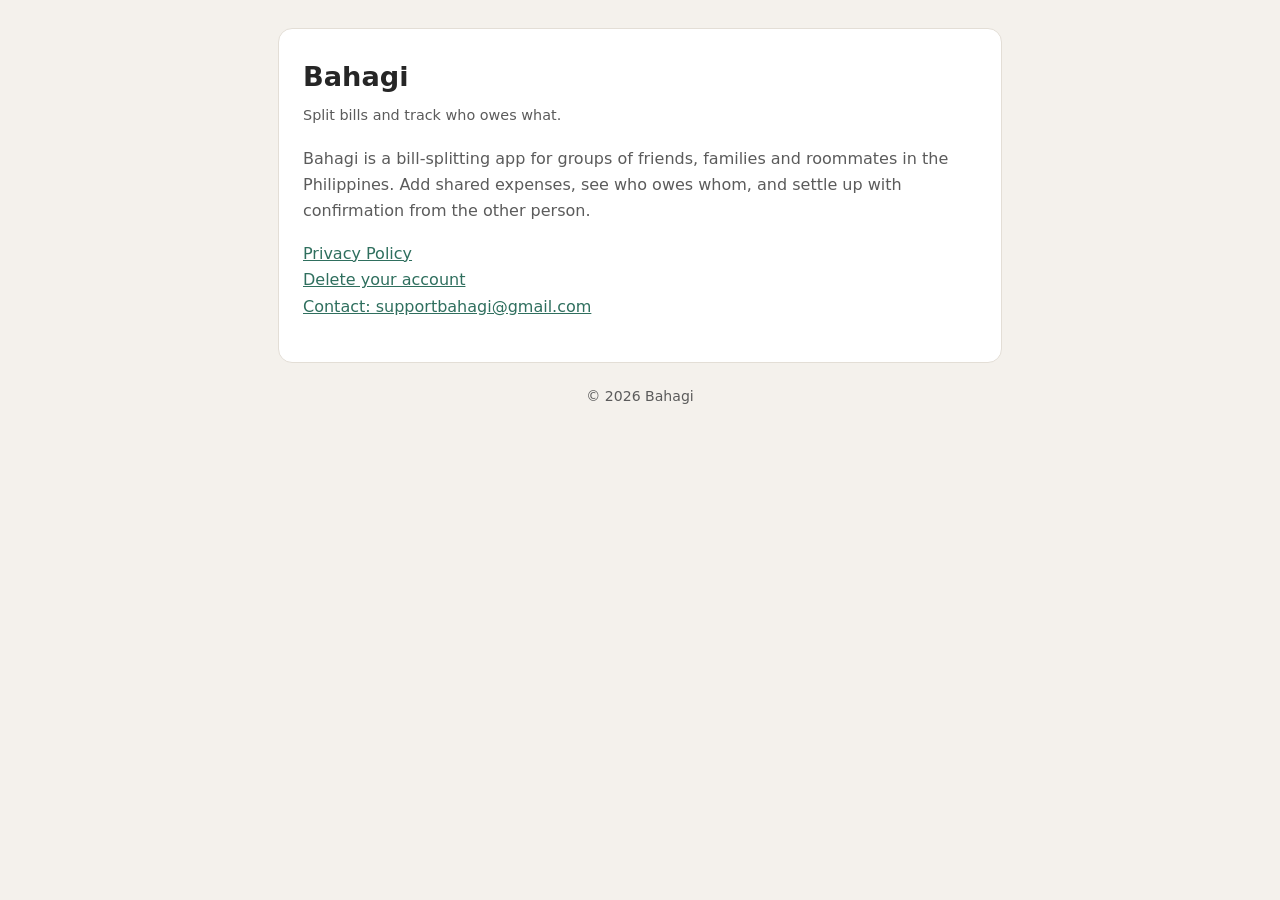
<file: index.html>
<!doctype html>
<html lang="en">
<head>
<meta charset="utf-8">
<meta name="viewport" content="width=device-width,initial-scale=1">
<title>Bahagi - Split bills with friends</title>
<link rel="stylesheet" href="style.css">
</head>
<body>
<main>
<div class="card">
<h1>Bahagi</h1>
<p class="meta">Split bills and track who owes what.</p>
<p>Bahagi is a bill-splitting app for groups of friends, families and roommates in the Philippines. Add shared expenses, see who owes whom, and settle up with confirmation from the other person.</p>
<p><a href="privacy.html">Privacy Policy</a><br><a href="data-deletion.html">Delete your account</a><br><a href="mailto:supportbahagi@gmail.com">Contact: supportbahagi@gmail.com</a></p>
</div>
<footer><p>&copy; 2026 Bahagi</p></footer>
</main>
</body>
</html>
</file>
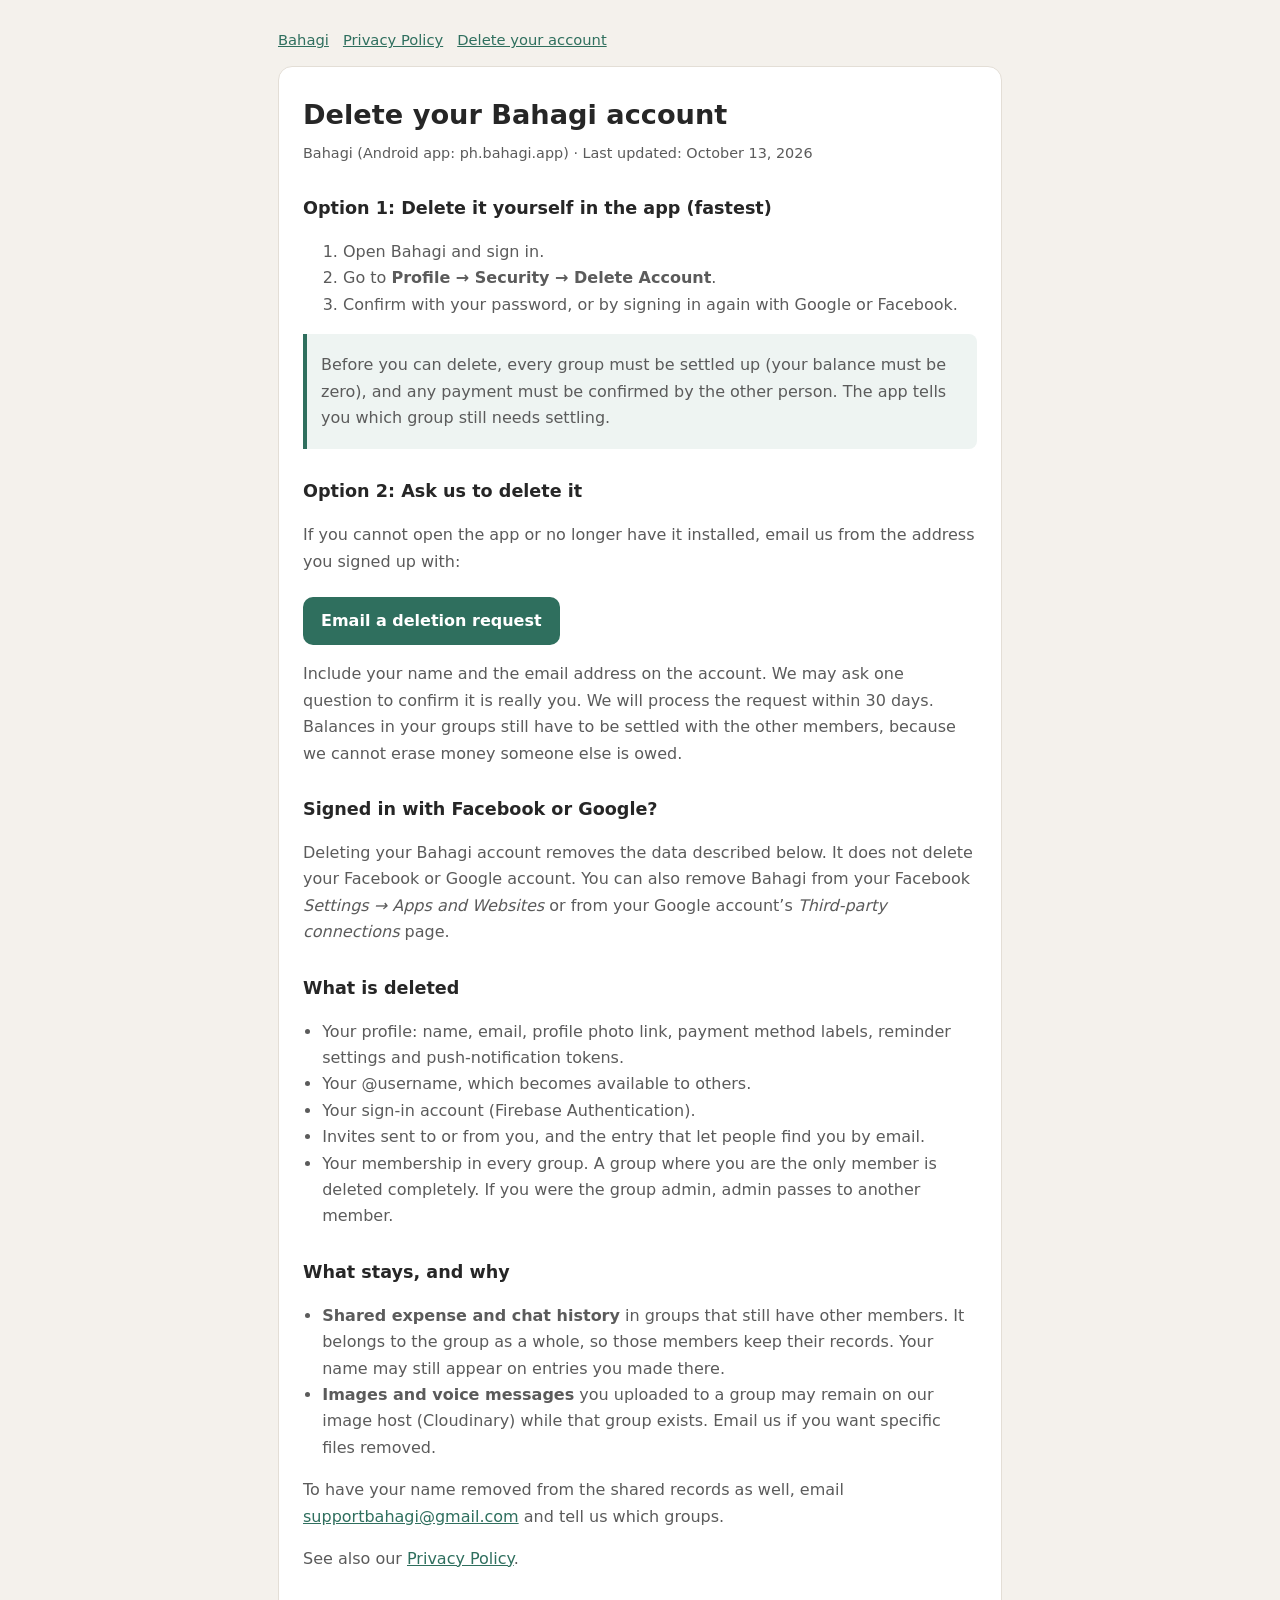
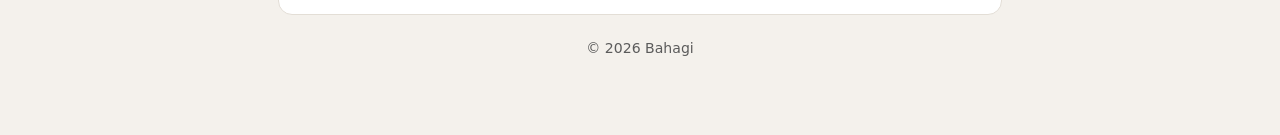
<file: data-deletion.html>
<!doctype html>
<html lang="en">
<head>
<meta charset="utf-8">
<meta name="viewport" content="width=device-width,initial-scale=1">
<title>Bahagi - Delete your account</title>
<link rel="stylesheet" href="style.css">
</head>
<body>
<main>
<nav><a href="index.html">Bahagi</a><a href="privacy.html">Privacy Policy</a><a href="data-deletion.html">Delete your account</a></nav>
<div class="card">
<h1>Delete your Bahagi account</h1>
<p class="meta">Bahagi (Android app: ph.bahagi.app) &middot; Last updated: October 13, 2026</p>

<h2>Option 1: Delete it yourself in the app (fastest)</h2>
<ol>
<li>Open Bahagi and sign in.</li>
<li>Go to <strong>Profile &rarr; Security &rarr; Delete Account</strong>.</li>
<li>Confirm with your password, or by signing in again with Google or Facebook.</li>
</ol>
<div class="note"><p>Before you can delete, every group must be settled up (your balance must be zero), and any payment must be confirmed by the other person. The app tells you which group still needs settling.</p></div>

<h2>Option 2: Ask us to delete it</h2>
<p>If you cannot open the app or no longer have it installed, email us from the address you signed up with:</p>
<p><a class="btn" href="mailto:supportbahagi@gmail.com?subject=Delete%20my%20Bahagi%20account&amp;body=Please%20delete%20my%20Bahagi%20account.%0D%0A%0D%0AName%20on%20the%20account%3A%20%0D%0AEmail%20on%20the%20account%3A%20">Email a deletion request</a></p>
<p>Include your name and the email address on the account. We may ask one question to confirm it is really you. We will process the request within 30 days. Balances in your groups still have to be settled with the other members, because we cannot erase money someone else is owed.</p>

<h2>Signed in with Facebook or Google?</h2>
<p>Deleting your Bahagi account removes the data described below. It does not delete your Facebook or Google account. You can also remove Bahagi from your Facebook <em>Settings &rarr; Apps and Websites</em> or from your Google account&rsquo;s <em>Third-party connections</em> page.</p>

<h2>What is deleted</h2>
<ul>
<li>Your profile: name, email, profile photo link, payment method labels, reminder settings and push-notification tokens.</li>
<li>Your @username, which becomes available to others.</li>
<li>Your sign-in account (Firebase Authentication).</li>
<li>Invites sent to or from you, and the entry that let people find you by email.</li>
<li>Your membership in every group. A group where you are the only member is deleted completely. If you were the group admin, admin passes to another member.</li>
</ul>

<h2>What stays, and why</h2>
<ul>
<li><strong>Shared expense and chat history</strong> in groups that still have other members. It belongs to the group as a whole, so those members keep their records. Your name may still appear on entries you made there.</li>
<li><strong>Images and voice messages</strong> you uploaded to a group may remain on our image host (Cloudinary) while that group exists. Email us if you want specific files removed.</li>
</ul>
<p>To have your name removed from the shared records as well, email <a href="mailto:supportbahagi@gmail.com">supportbahagi@gmail.com</a> and tell us which groups.</p>

<p>See also our <a href="privacy.html">Privacy Policy</a>.</p>
</div>
<footer><p>&copy; 2026 Bahagi</p></footer>
</main>
</body>
</html>
</file>
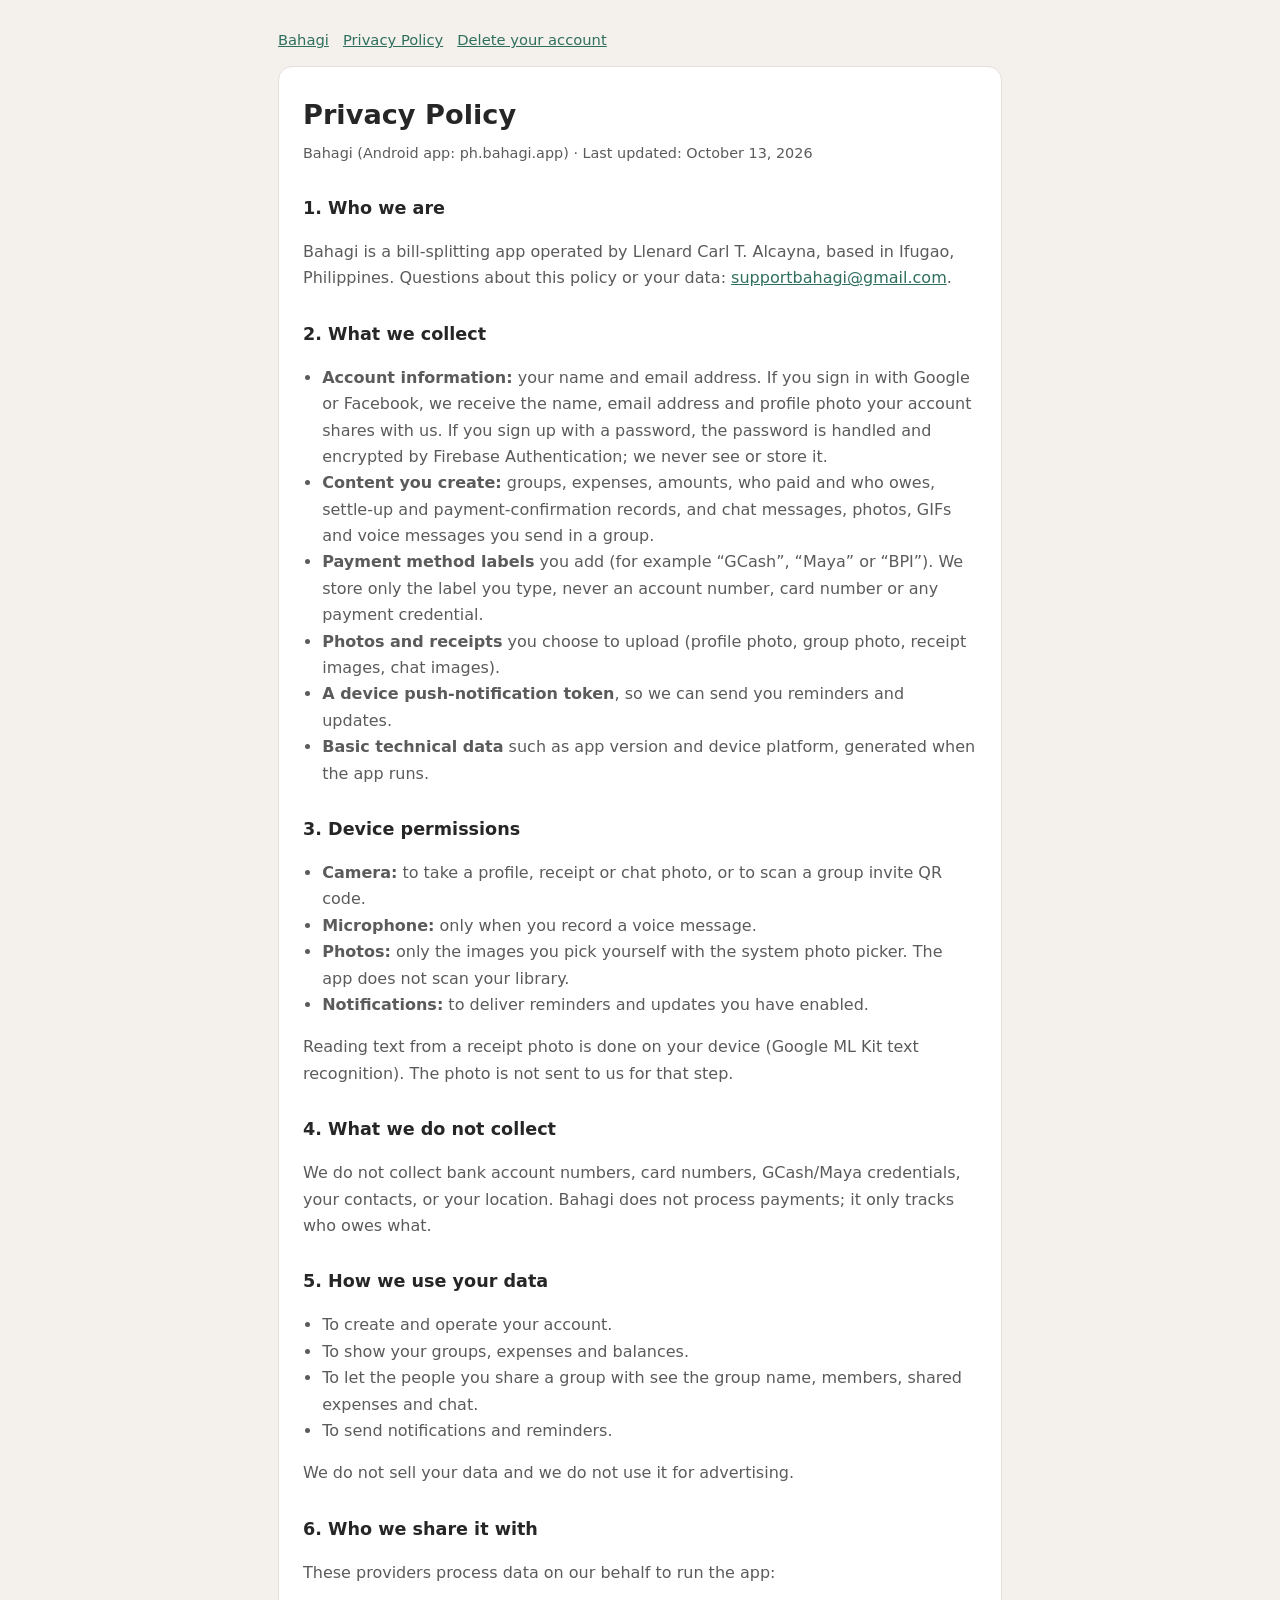
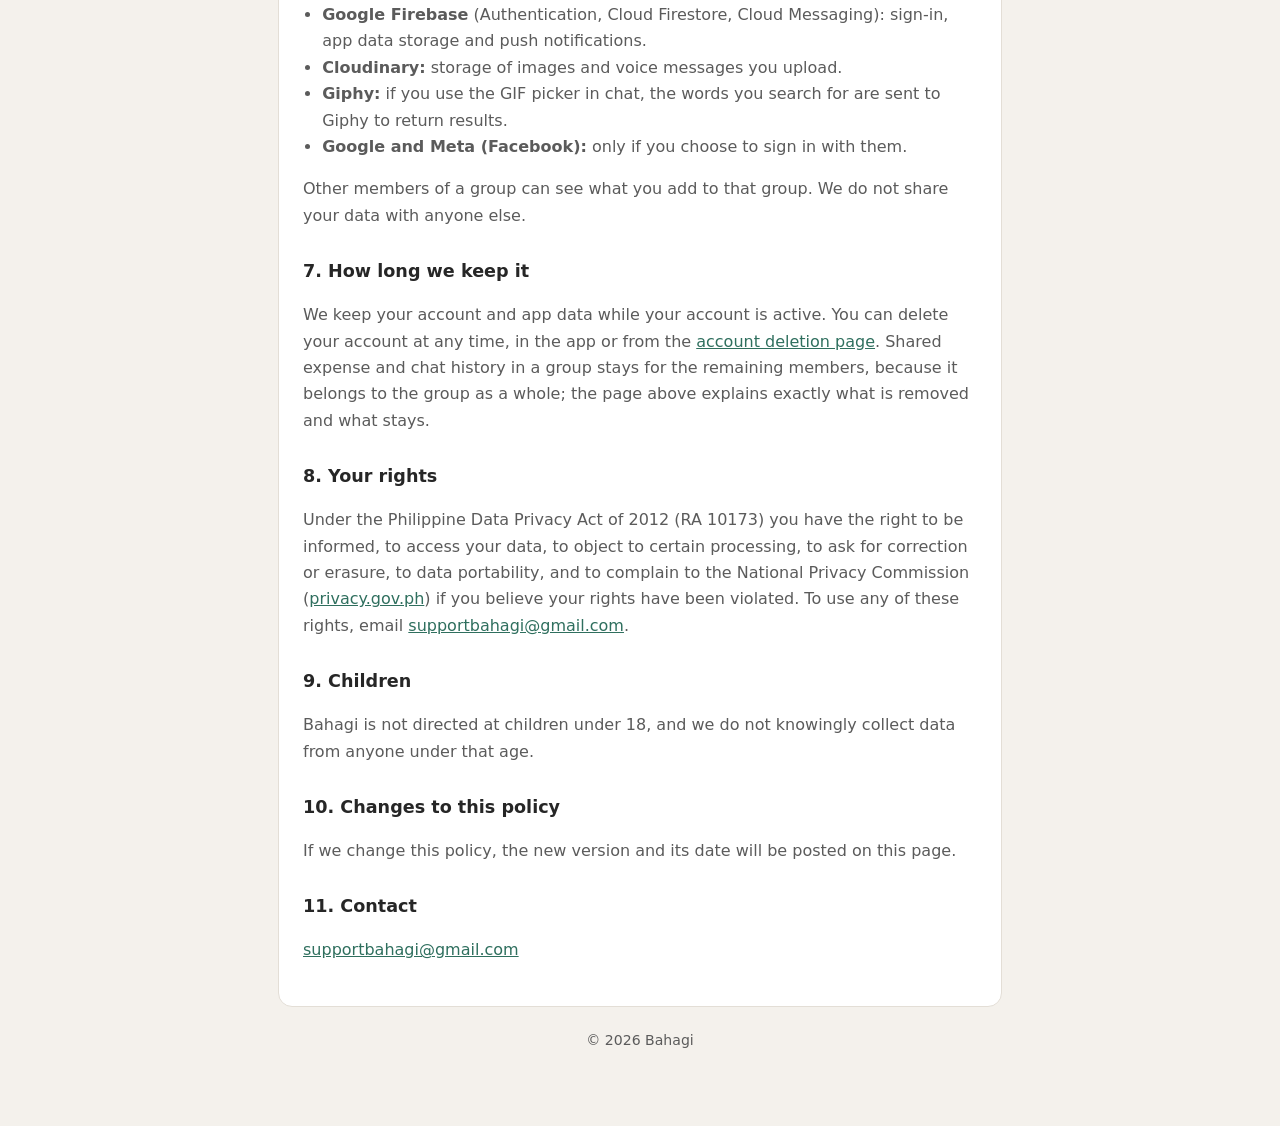
<file: privacy.html>
<!doctype html>
<html lang="en">
<head>
<meta charset="utf-8">
<meta name="viewport" content="width=device-width,initial-scale=1">
<title>Bahagi - Privacy Policy</title>
<link rel="stylesheet" href="style.css">
</head>
<body>
<main>
<nav><a href="index.html">Bahagi</a><a href="privacy.html">Privacy Policy</a><a href="data-deletion.html">Delete your account</a></nav>
<div class="card">
<h1>Privacy Policy</h1>
<p class="meta">Bahagi (Android app: ph.bahagi.app) &middot; Last updated: October 13, 2026</p>

<h2>1. Who we are</h2>
<p>Bahagi is a bill-splitting app operated by Llenard Carl T. Alcayna, based in Ifugao, Philippines. Questions about this policy or your data: <a href="mailto:supportbahagi@gmail.com">supportbahagi@gmail.com</a>.</p>

<h2>2. What we collect</h2>
<ul>
<li><strong>Account information:</strong> your name and email address. If you sign in with Google or Facebook, we receive the name, email address and profile photo your account shares with us. If you sign up with a password, the password is handled and encrypted by Firebase Authentication; we never see or store it.</li>
<li><strong>Content you create:</strong> groups, expenses, amounts, who paid and who owes, settle-up and payment-confirmation records, and chat messages, photos, GIFs and voice messages you send in a group.</li>
<li><strong>Payment method labels</strong> you add (for example &ldquo;GCash&rdquo;, &ldquo;Maya&rdquo; or &ldquo;BPI&rdquo;). We store only the label you type, never an account number, card number or any payment credential.</li>
<li><strong>Photos and receipts</strong> you choose to upload (profile photo, group photo, receipt images, chat images).</li>
<li><strong>A device push-notification token</strong>, so we can send you reminders and updates.</li>
<li><strong>Basic technical data</strong> such as app version and device platform, generated when the app runs.</li>
</ul>

<h2>3. Device permissions</h2>
<ul>
<li><strong>Camera:</strong> to take a profile, receipt or chat photo, or to scan a group invite QR code.</li>
<li><strong>Microphone:</strong> only when you record a voice message.</li>
<li><strong>Photos:</strong> only the images you pick yourself with the system photo picker. The app does not scan your library.</li>
<li><strong>Notifications:</strong> to deliver reminders and updates you have enabled.</li>
</ul>
<p>Reading text from a receipt photo is done on your device (Google ML Kit text recognition). The photo is not sent to us for that step.</p>

<h2>4. What we do not collect</h2>
<p>We do not collect bank account numbers, card numbers, GCash/Maya credentials, your contacts, or your location. Bahagi does not process payments; it only tracks who owes what.</p>

<h2>5. How we use your data</h2>
<ul>
<li>To create and operate your account.</li>
<li>To show your groups, expenses and balances.</li>
<li>To let the people you share a group with see the group name, members, shared expenses and chat.</li>
<li>To send notifications and reminders.</li>
</ul>
<p>We do not sell your data and we do not use it for advertising.</p>

<h2>6. Who we share it with</h2>
<p>These providers process data on our behalf to run the app:</p>
<ul>
<li><strong>Google Firebase</strong> (Authentication, Cloud Firestore, Cloud Messaging): sign-in, app data storage and push notifications.</li>
<li><strong>Cloudinary:</strong> storage of images and voice messages you upload.</li>
<li><strong>Giphy:</strong> if you use the GIF picker in chat, the words you search for are sent to Giphy to return results.</li>
<li><strong>Google and Meta (Facebook):</strong> only if you choose to sign in with them.</li>
</ul>
<p>Other members of a group can see what you add to that group. We do not share your data with anyone else.</p>

<h2>7. How long we keep it</h2>
<p>We keep your account and app data while your account is active. You can delete your account at any time, in the app or from the <a href="data-deletion.html">account deletion page</a>. Shared expense and chat history in a group stays for the remaining members, because it belongs to the group as a whole; the page above explains exactly what is removed and what stays.</p>

<h2>8. Your rights</h2>
<p>Under the Philippine Data Privacy Act of 2012 (RA 10173) you have the right to be informed, to access your data, to object to certain processing, to ask for correction or erasure, to data portability, and to complain to the National Privacy Commission (<a href="https://privacy.gov.ph">privacy.gov.ph</a>) if you believe your rights have been violated. To use any of these rights, email <a href="mailto:supportbahagi@gmail.com">supportbahagi@gmail.com</a>.</p>

<h2>9. Children</h2>
<p>Bahagi is not directed at children under 18, and we do not knowingly collect data from anyone under that age.</p>

<h2>10. Changes to this policy</h2>
<p>If we change this policy, the new version and its date will be posted on this page.</p>

<h2>11. Contact</h2>
<p><a href="mailto:supportbahagi@gmail.com">supportbahagi@gmail.com</a></p>
</div>
<footer><p>&copy; 2026 Bahagi</p></footer>
</main>
</body>
</html>
</file>
<file: style.css>
:root{--bg:#f4f1ec;--card:#fff;--text:#262626;--dim:#5b5b5b;--accent:#2f6f5e;--line:#e3ded6}
@media (prefers-color-scheme:dark){:root{--bg:#141414;--card:#1d1d1d;--text:#ececec;--dim:#a8a8a8;--accent:#6fcfb4;--line:#303030}}
*{box-sizing:border-box}
body{margin:0;background:var(--bg);color:var(--text);font:16px/1.65 system-ui,-apple-system,"Segoe UI",Roboto,sans-serif}
main{max-width:760px;margin:0 auto;padding:28px 18px 60px}
.card{background:var(--card);border:1px solid var(--line);border-radius:14px;padding:26px 24px}
h1{font-size:1.7rem;margin:0 0 4px}
h2{font-size:1.1rem;margin:28px 0 6px}
p,li{color:var(--dim)}
ul{padding-left:1.2rem}
.meta{font-size:.9rem;color:var(--dim);margin:0 0 18px}
a{color:var(--accent)}
.btn{display:inline-block;margin-top:6px;padding:11px 18px;border-radius:10px;background:var(--accent);color:#fff;text-decoration:none;font-weight:600}
@media (prefers-color-scheme:dark){.btn{color:#0b0b0b}}
.note{border-left:4px solid var(--accent);padding:2px 14px;margin:14px 0;background:rgba(47,111,94,.08);border-radius:0 8px 8px 0}
footer{margin-top:22px;font-size:.88rem;text-align:center}
nav{margin-bottom:14px;font-size:.92rem}
nav a{margin-right:14px}
</file>
